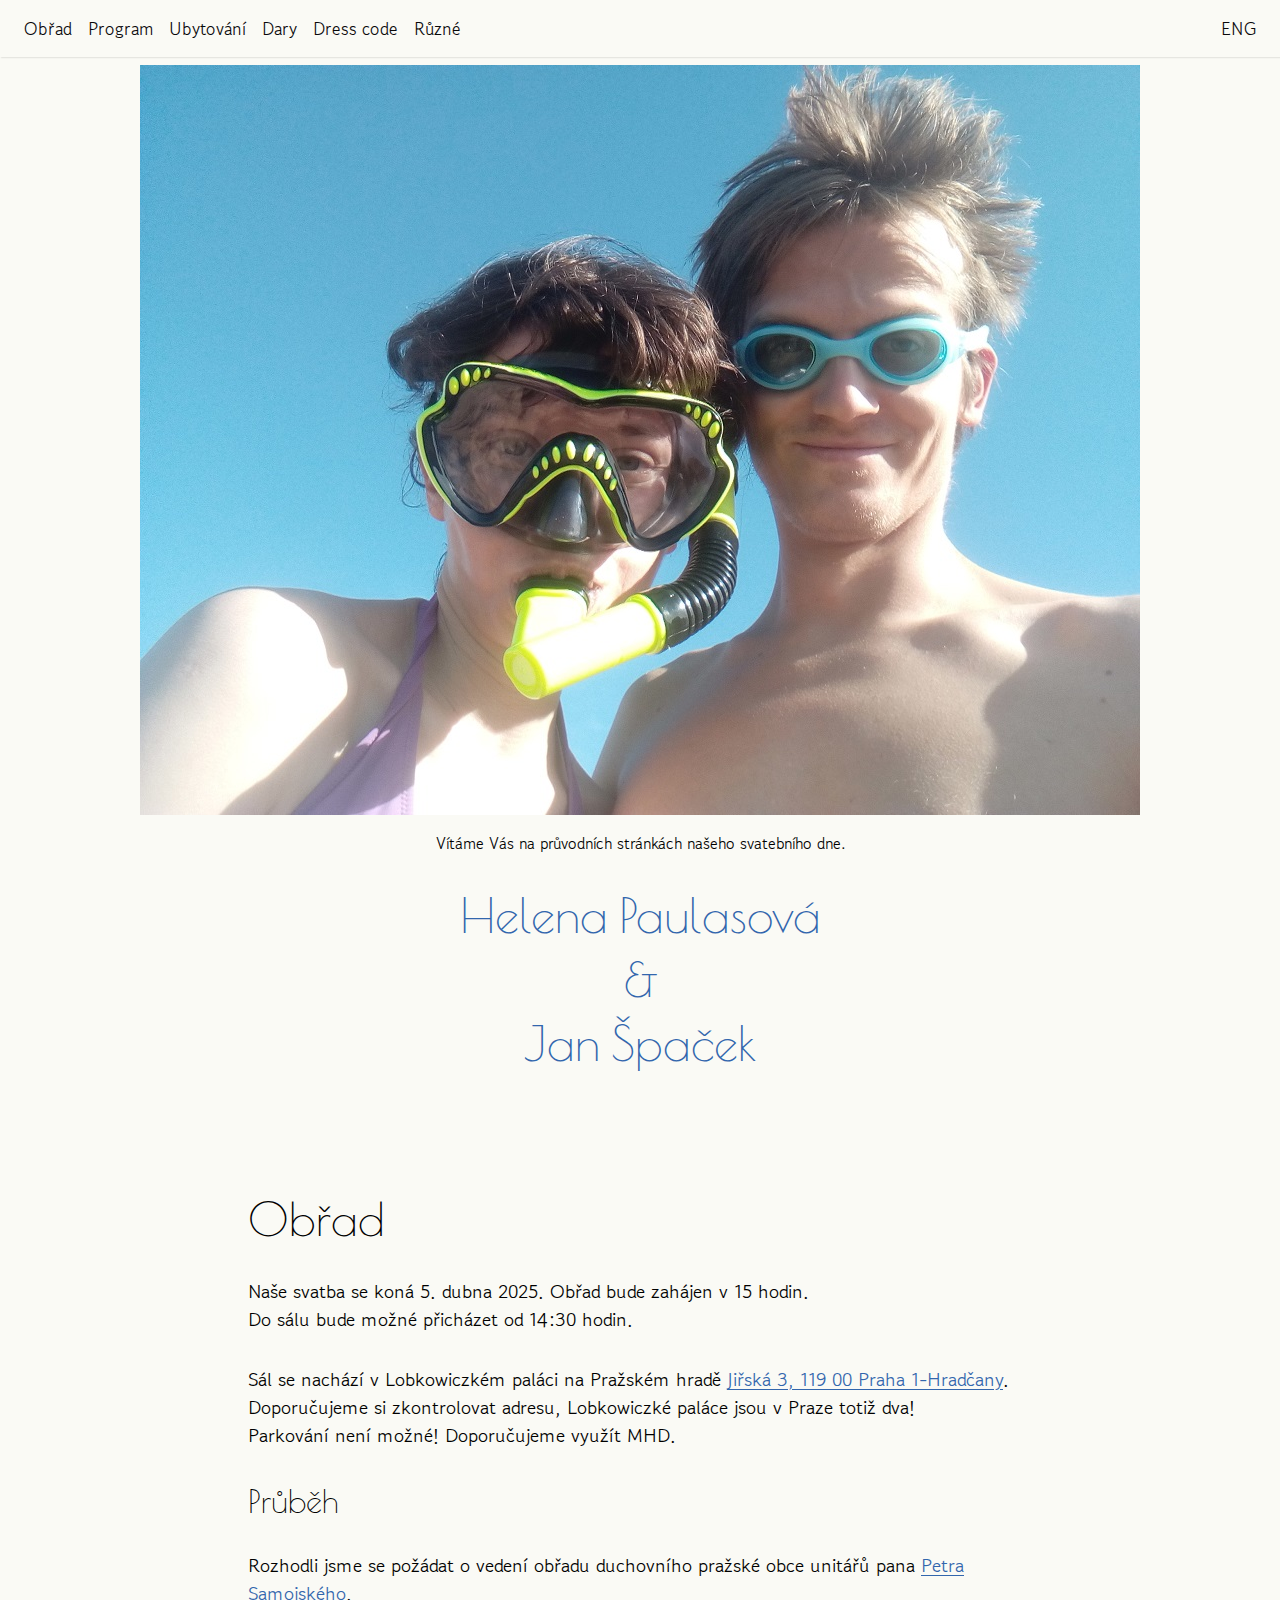
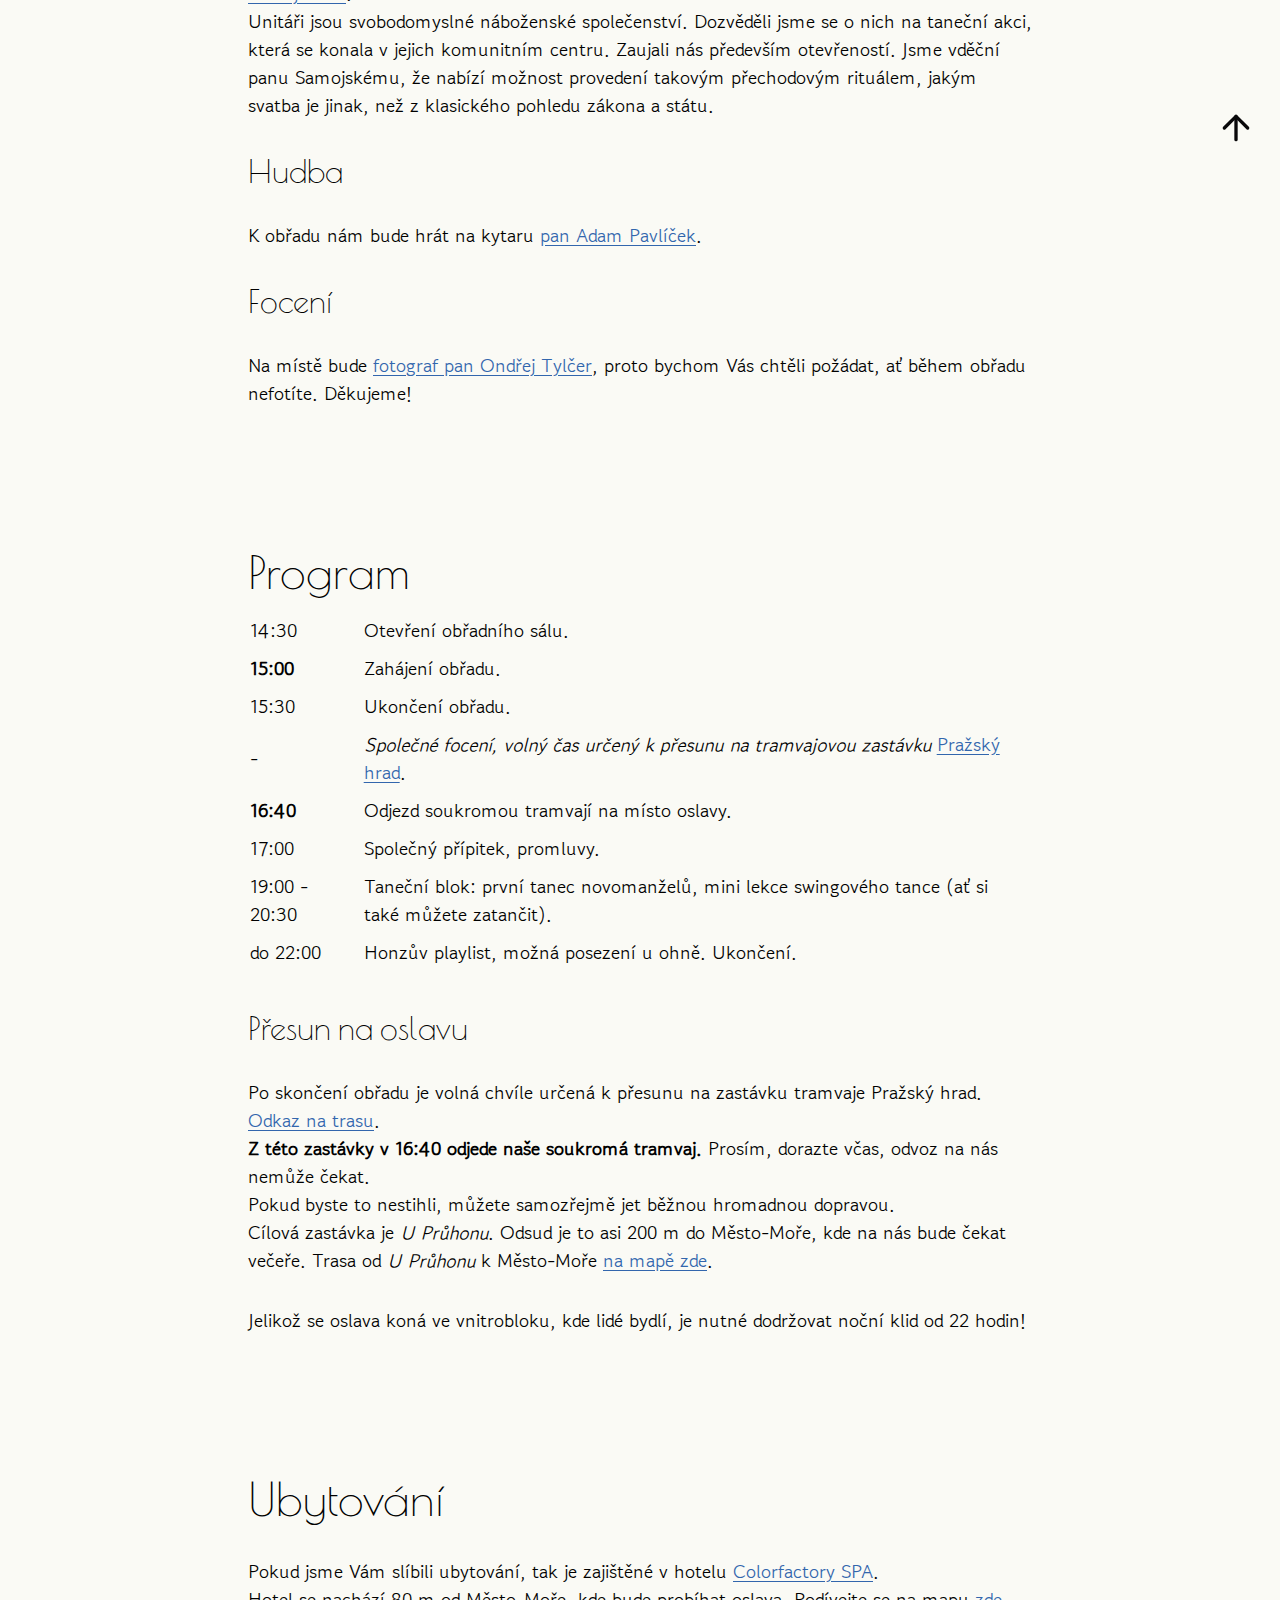
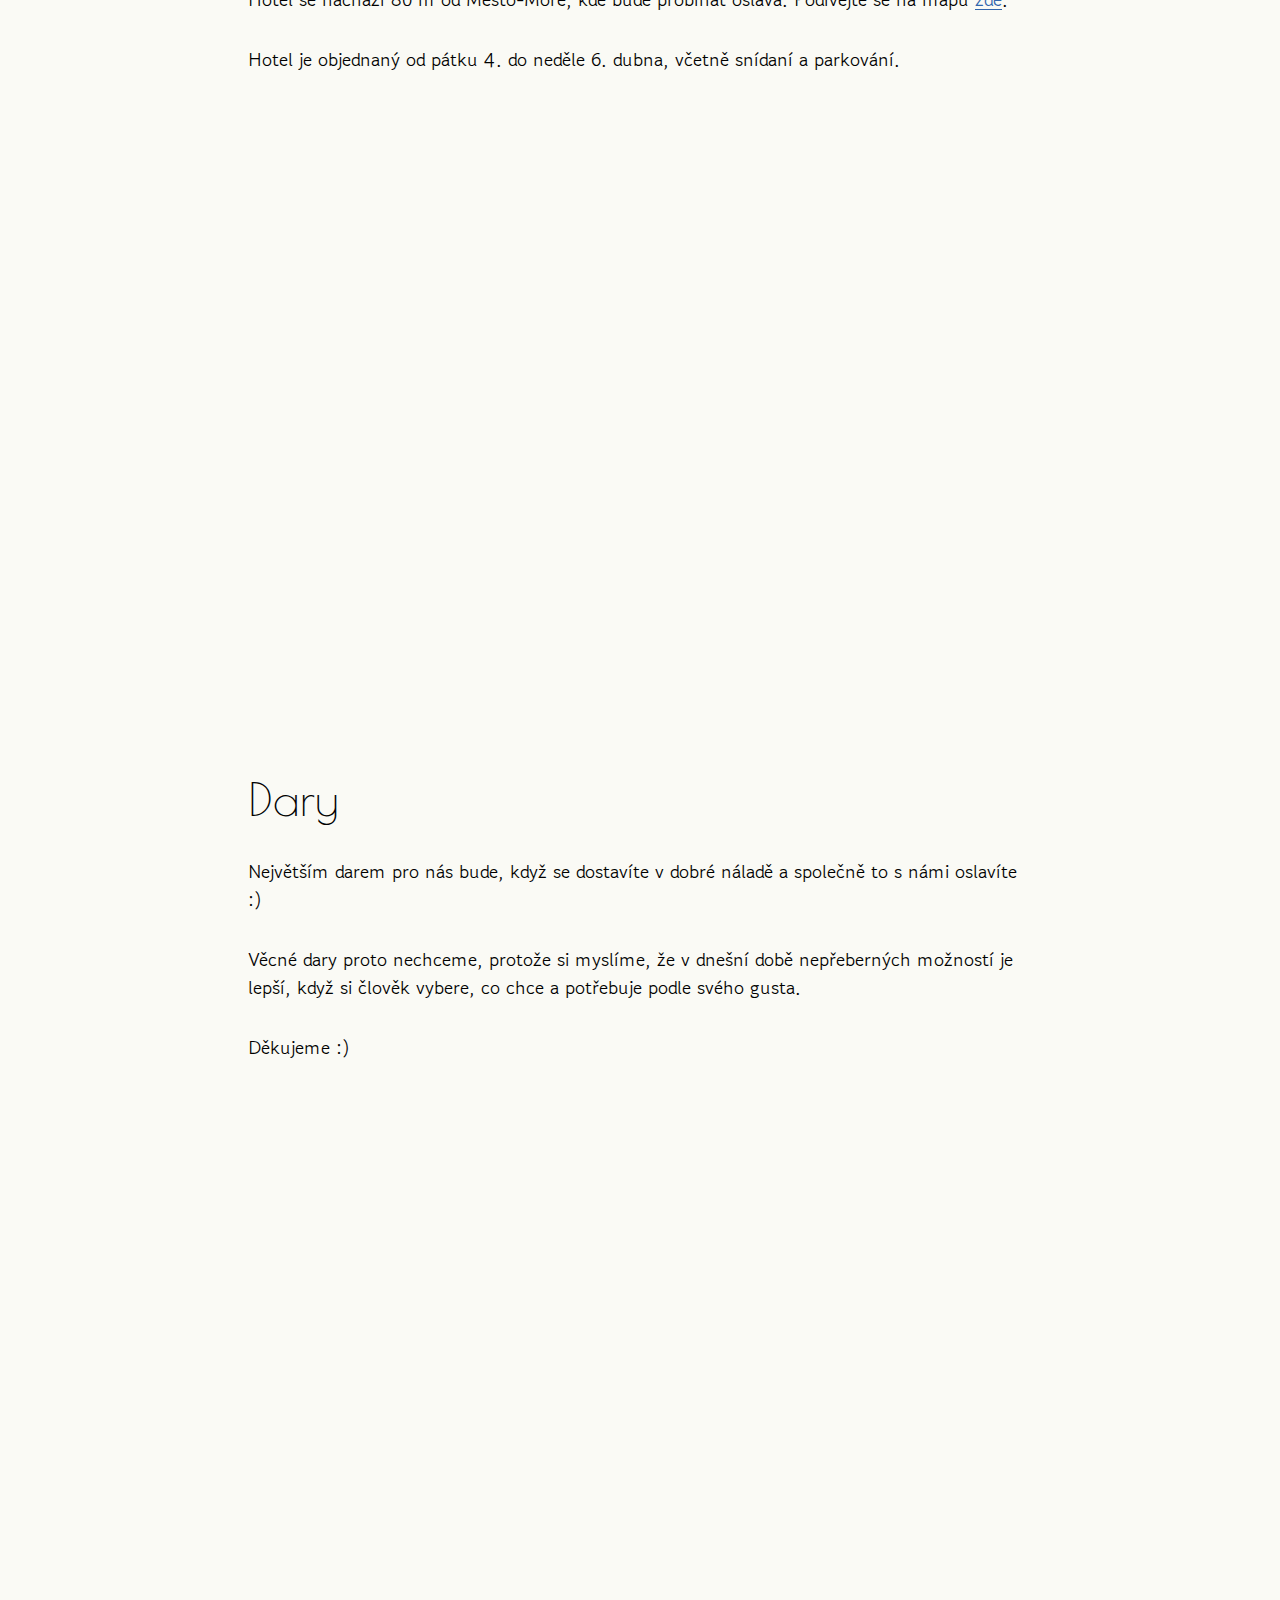
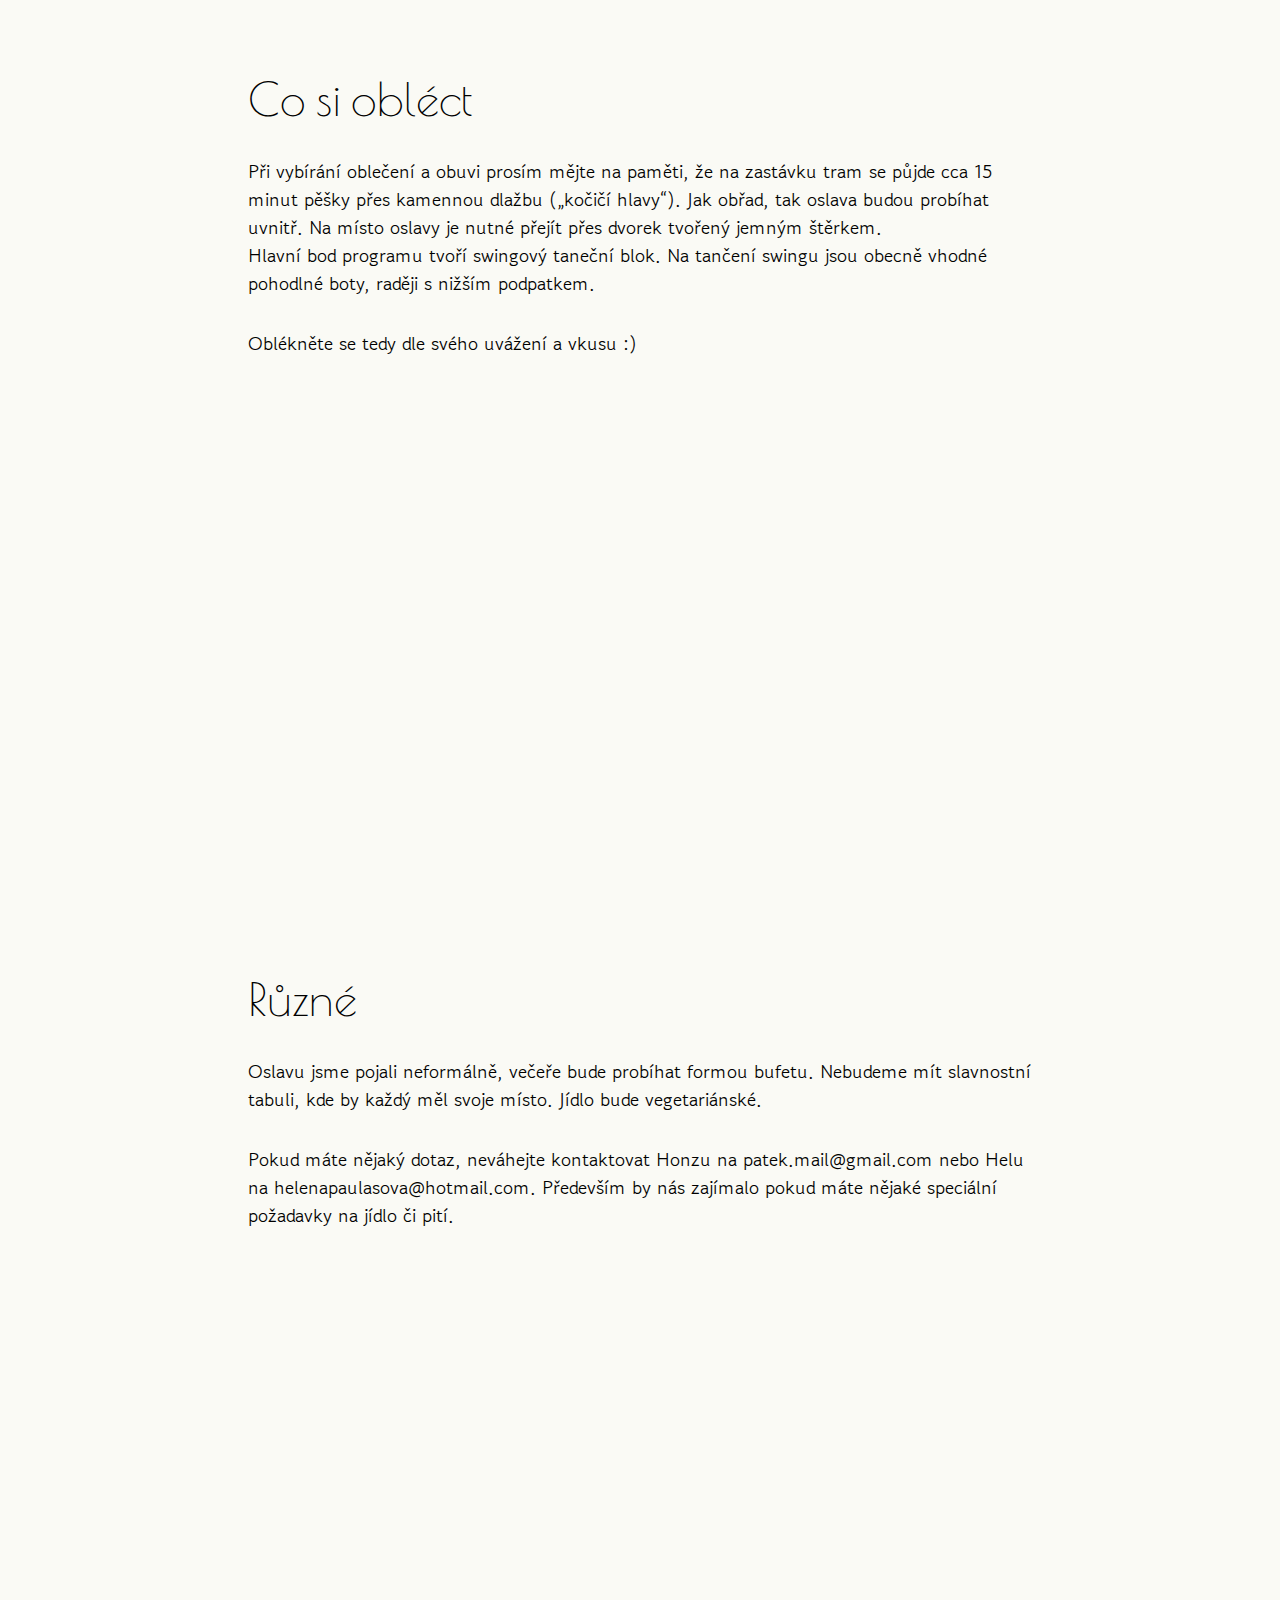
<file: index.html>
<!DOCTYPE html>
<html lang="en">
<head>
    <meta charset="UTF-8">
    <meta name="viewport" content="width=device-width, initial-scale=1.0">
    <title>Honza a Hela</title>
    <link rel="icon" type="image/svg" href="assets/favicon.svg"/>

    <link rel="preconnect" href="https://fonts.googleapis.com">
    <link rel="preconnect" href="https://fonts.gstatic.com" crossorigin>
    <link href="https://fonts.googleapis.com/css2?family=Gowun+Dodum&family=Poiret+One&display=swap" rel="stylesheet">
    <link rel="stylesheet" href="style.css" />
    <link rel="stylesheet" href="hero.css"/>
    <link rel="stylesheet" href="nav.css"/>
</head>
<body>
    <header class="gowun-dodum">
        <nav class="top-nav">
            <input type="checkbox" id="top-nav-hamburger-check" />
            <label id="top-nav-hamburger-label" for="top-nav-hamburger-check" tabindex="0">
                <svg xmlns="http://www.w3.org/2000/svg" width="20" height="20" viewBox="0 0 20 20" aria-label="Menu">
                    <rect y="4" width="20" height="2" rx="1"></rect>
                    <rect y="9" width="20" height="2" rx="1"></rect>
                    <rect y="14" width="20" height="2" rx="1"></rect>
                </svg>
                <svg xmlns="http://www.w3.org/2000/svg" width="20" height="20" viewBox="0 0 20 20" aria-label="Close">
                    <line x1="4" y1="4" x2="16" y2="16" stroke="currentColor" stroke-width="2" stroke-linecap="round"></line>
                    <line x1="16" y1="4" x2="4" y2="16" stroke="currentColor" stroke-width="2" stroke-linecap="round"></line>
                </svg>
            </label>
            <div class="top-nav-menu">
                <ul id="top-nav-collapsible">
                    <li><a href="#ceremony">Obřad</a></li>
                    <li><a href="#schedule">Program</a></li>
                    <li><a href="#accomodation">Ubytování</a></li>
                    <li><a href="#gifts">Dary</a></li>
                    <li><a href="#dress-code">Dress code</a></li>
                    <li><a href="#questions">Různé</a></li>
                </ul>
                <ul>
                    <li><a href="./eng.html">ENG</a></li>
                </ul>
            </div>
        </nav>
    </header>
    <main>


        <section id="hero">
            <div class="two-pane">
                <figure id="figure-main-photo">
                    <img src="assets/main-photo.jpg" alt="honza-hela-funny-photo" id="main-photo" />
                </figure>
                <div class="center-column info-pane">
                    <span class="gowun-dodum">Vítáme Vás na průvodních stránkách našeho svatebního dne.</span>
                    <span class="center-column info-pane-names poiret-one our-names">                        
                        <span>Helena Paulasová</span>                        
                        <span>&amp;</span>
                        <span>Jan Špaček</span>                        
                    </span>
                </div>
            </div>


        </section>
        <section id="ceremony">
            <h2>Obřad</h2>
            <p>
                Naše svatba se koná <span class="highlight">5. dubna 2025</span>. Obřad bude zahájen v 15 hodin. <br />
                Do sálu bude možné přicházet od 14:30 hodin.
            </p>
            <p>
                Sál se nachází v <span class="highlight">Lobkowiczkém paláci na Pražském hradě</span>
                <a href="https://mapy.cz/s/mabokujako" target="obrad-mapa" rel="noopener noreferrer"> Jiřská 3, 119 00 Praha 1-Hradčany</a>. Doporučujeme si zkontrolovat adresu, Lobkowiczké paláce jsou v Praze totiž dva! <br />
                Parkování není možné! Doporučujeme využít MHD.
            </p>
            <h3>Průběh</h3>
            <p>
                Rozhodli jsme se požádat o vedení obřadu duchovního pražské obce unitářů pana <a href="https://unitaria-praha.cz/sluzba-duchovnich/duchovni.html" target="duchovni-odkaz" rel="noopener noreferrer">Petra Samojského</a>. <br />
                Unitáři jsou svobodomyslné náboženské společenství. Dozvěděli jsme se o nich na taneční akci, která se konala v jejich komunitním centru. Zaujali nás především otevřeností. Jsme vděční panu Samojskému, že nabízí možnost provedení takovým přechodovým rituálem, jakým svatba je jinak, než z klasického pohledu zákona a státu.
            </p>
            <h3>Hudba</h3>
            <p>K obřadu nám bude hrát na kytaru <a href="https://www.adampavlicek.cz/" target="kytarista-odkaz" rel="noopener noreferrer">pan Adam Pavlíček</a>.</p>
            <h3>Focení</h3>
            <p>
                Na místě bude <a href="https://www.analogovasvatba.cz/" target="fotograf-odkaz" rel="noreferrer">fotograf pan Ondřej Tylčer</a>, proto bychom Vás chtěli požádat, ať během obřadu nefotíte. Děkujeme!
            </p>
        </section>
        <section id="schedule">
            <h2>Program</h2>
            <table>
                <tr>
                    <td>14:30</td>
                    <td>Otevření obřadního sálu.</td>
                </tr>
                <tr>
                    <td><b>15:00</b></td>
                    <td>Zahájení obřadu.</td>
                </tr>
                <tr>
                    <td>15:30</td>
                    <td>Ukončení obřadu.</td>
                </tr>
                <tr>
                    <td>-</td>
                    <td><em>Společné focení, volný čas určený k přesunu na tramvajovou zastávku </em> <a target="odjezd-tram-trasa" rel="noreferrer noopener" href="https://mapy.cz/s/cacoleraje"> Pražský hrad</a>.
                </tr>
                <tr>
                    <td><b>16:40</b></td>
                    <td>Odjezd soukromou tramvají na místo oslavy.</td>
                </tr>
                <tr><td>17:00</td> <td>Společný přípitek, promluvy.</td></tr>
                <tr><td>19:00 - 20:30</td><td>Taneční blok: první tanec novomanželů, mini lekce swingového tance (ať si také můžete zatančit).</td></tr>
                <tr><td>do 22:00</td> <td>Honzův playlist, možná posezení u ohně. Ukončení.</td></tr>
            </table>
            <h3>Přesun na oslavu</h3>
            <p>
                Po skončení obřadu je volná chvíle určená k přesunu na zastávku tramvaje Pražský hrad. <a target="odjezd-tram-trasa" rel="noreferrer noopener" href="https://mapy.cz/s/cacoleraje">Odkaz na trasu</a>.
                <br />
                <b>Z této zastávky v 16:40 odjede naše soukromá tramvaj.</b> Prosím, dorazte včas, odvoz na nás nemůže čekat.
                <br />
                Pokud byste to nestihli, můžete samozřejmě jet běžnou hromadnou dopravou.
                <br />
                Cílová zastávka je <em>U Průhonu</em>. Odsud je to asi 200 m do Město-Moře, kde na nás bude čekat večeře. Trasa od <em>U Průhonu</em> k Město-Moře <a href="https://en.mapy.cz/s/kugohuzohe" rel="noopener noreferrer" target="delnicka-mapa">na mapě zde</a>.
                <br />
            </p>
            <p>Jelikož se oslava koná ve vnitrobloku, kde lidé bydlí, je nutné dodržovat noční klid od 22 hodin!</p>

        </section>
        <section id="accomodation">
            <h2>Ubytování</h2>
            <p>
                Pokud jsme Vám slíbili ubytování, tak je zajištěné v hotelu <a href="https://www.hotelfactory.cz" target="hotel-odkaz" rel="noopener noreferrer">Colorfactory SPA</a>.<br />
                Hotel se nachází 80 m od Město-Moře, kde bude probíhat oslava. Podívejte se na mapu <a href="https://mapy.cz/s/derotupuka" target="hotel-mapa-odkaz" rel="noopener noreferrer">zde</a>.<br />
            </p>
            <p>
                Hotel je objednaný od pátku 4. do neděle 6. dubna, včetně snídaní a parkování.
            </p>

        </section>
        <section id="gifts">
            <h2>Dary</h2>
            <p>
                Největším darem pro nás bude, když se dostavíte v dobré náladě a společně to s námi oslavíte :)
            </p>
            <p>
                Věcné dary proto nechceme, protože si myslíme, že v dnešní době nepřeberných možností je lepší, když si člověk vybere, co chce a potřebuje podle svého gusta.
            </p>
            <p>
                Děkujeme :)
            </p>

        </section>
        <section id="dress-code">
            <h2>Co si obléct</h2>
            <p>
                Při vybírání oblečení a obuvi prosím mějte na paměti, že na zastávku tram se půjde cca 15 minut pěšky přes kamennou dlažbu („kočičí hlavy“).
                Jak obřad, tak oslava budou probíhat uvnitř. Na místo oslavy je nutné přejít přes dvorek tvořený jemným štěrkem.
                <br />
                Hlavní bod programu tvoří swingový taneční blok. Na tančení swingu jsou obecně vhodné pohodlné boty, raději s nižším podpatkem.
            </p>
            <p>
                Oblékněte se tedy dle svého uvážení a vkusu :)
            </p>

        </section>
        <section id="questions">
            <h2 class="font-title">Různé</h2>
            <p>
                Oslavu jsme pojali neformálně, večeře bude probíhat formou bufetu. Nebudeme mít slavnostní tabuli, kde by každý měl svoje místo.                
                Jídlo bude vegetariánské.
            </p>                       
            <p>
                Pokud máte nějaký dotaz, neváhejte kontaktovat Honzu na patek.mail@gmail.com nebo Helu na helenapaulasova@hotmail.com.
                Především by nás zajímalo pokud máte nějaké speciální požadavky na jídlo či pití.
            </p>
        </section>
    </main>
    <a href="#" class="scroll-top" title="Back to top">
        <svg xmlns="http://www.w3.org/2000/svg" width="40" height="40" viewBox="0 0 24 24" fill="none" stroke="currentColor" stroke-width="2" stroke-linecap="round" stroke-linejoin="round">
            <path d="M12 19V5"></path>
            <path d="M5 12l7-7 7 7"></path>
        </svg>
    </a>
</body>
</html>
</file>
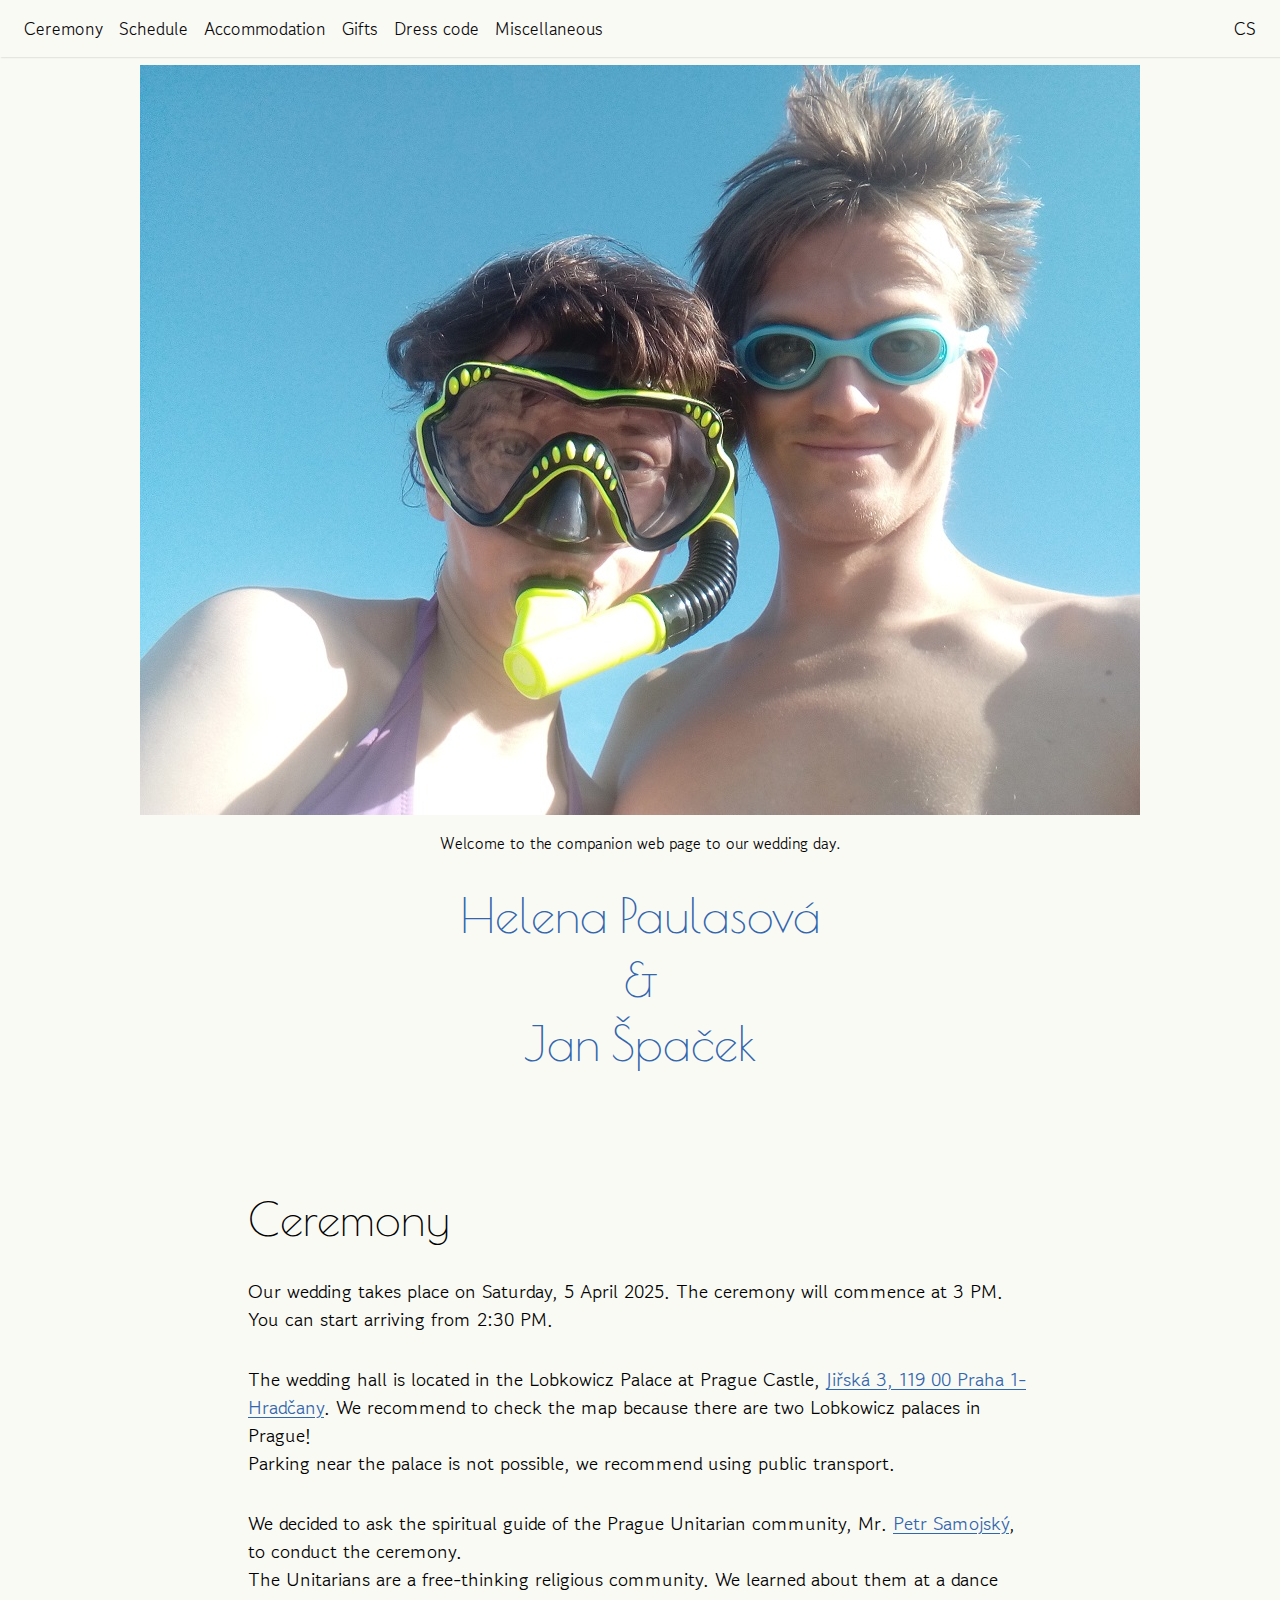
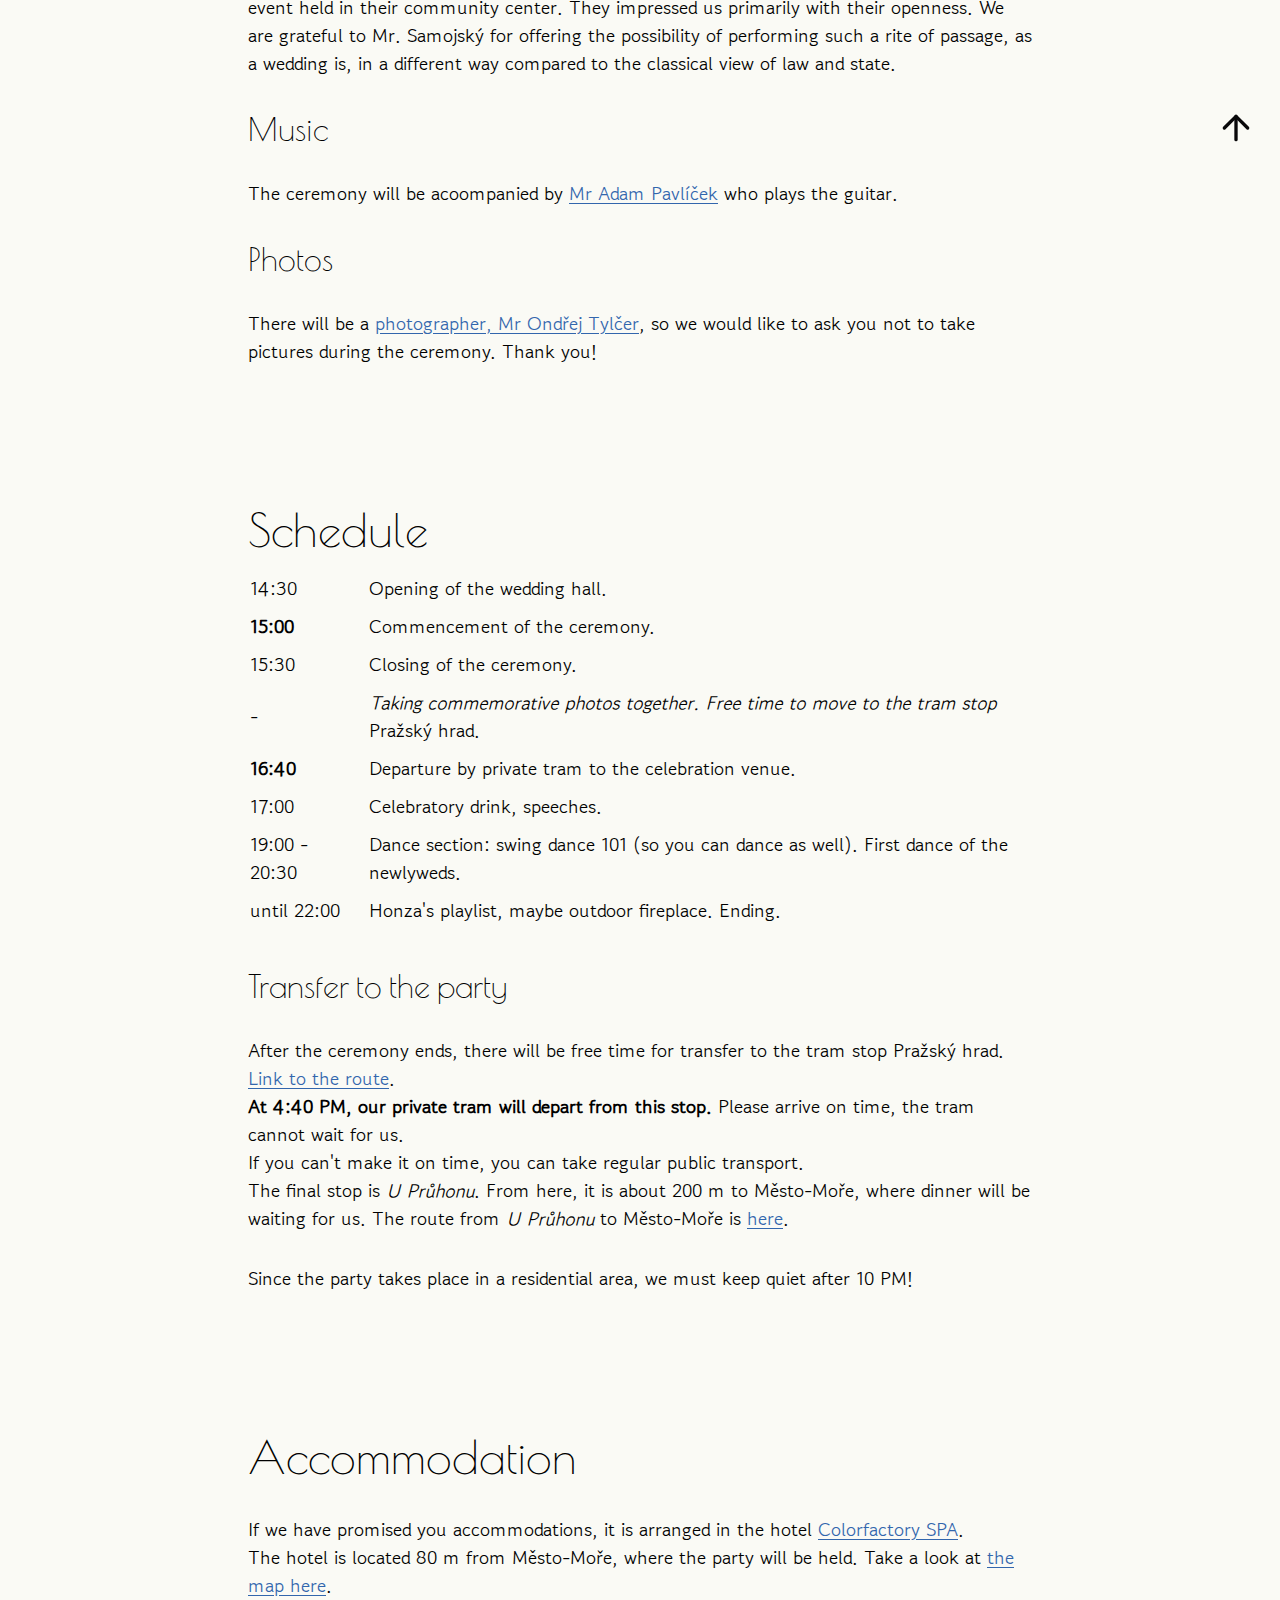
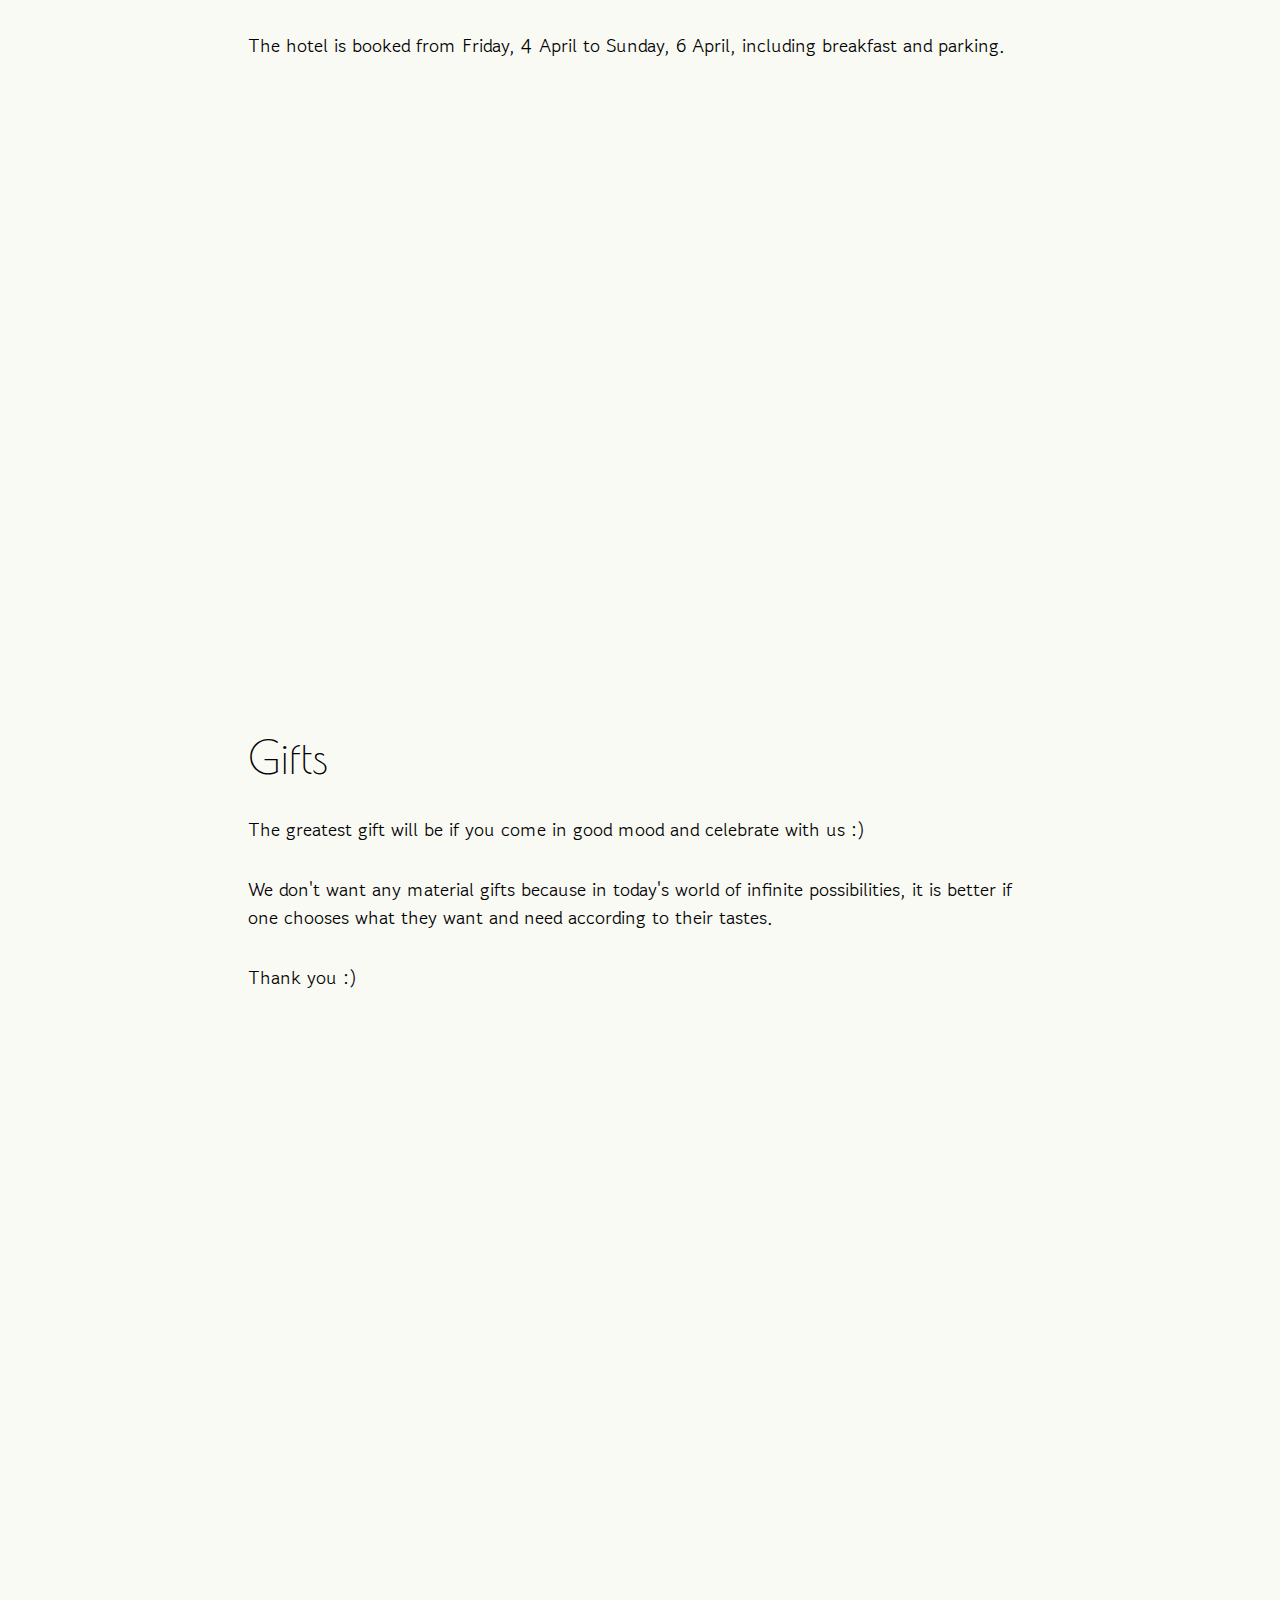
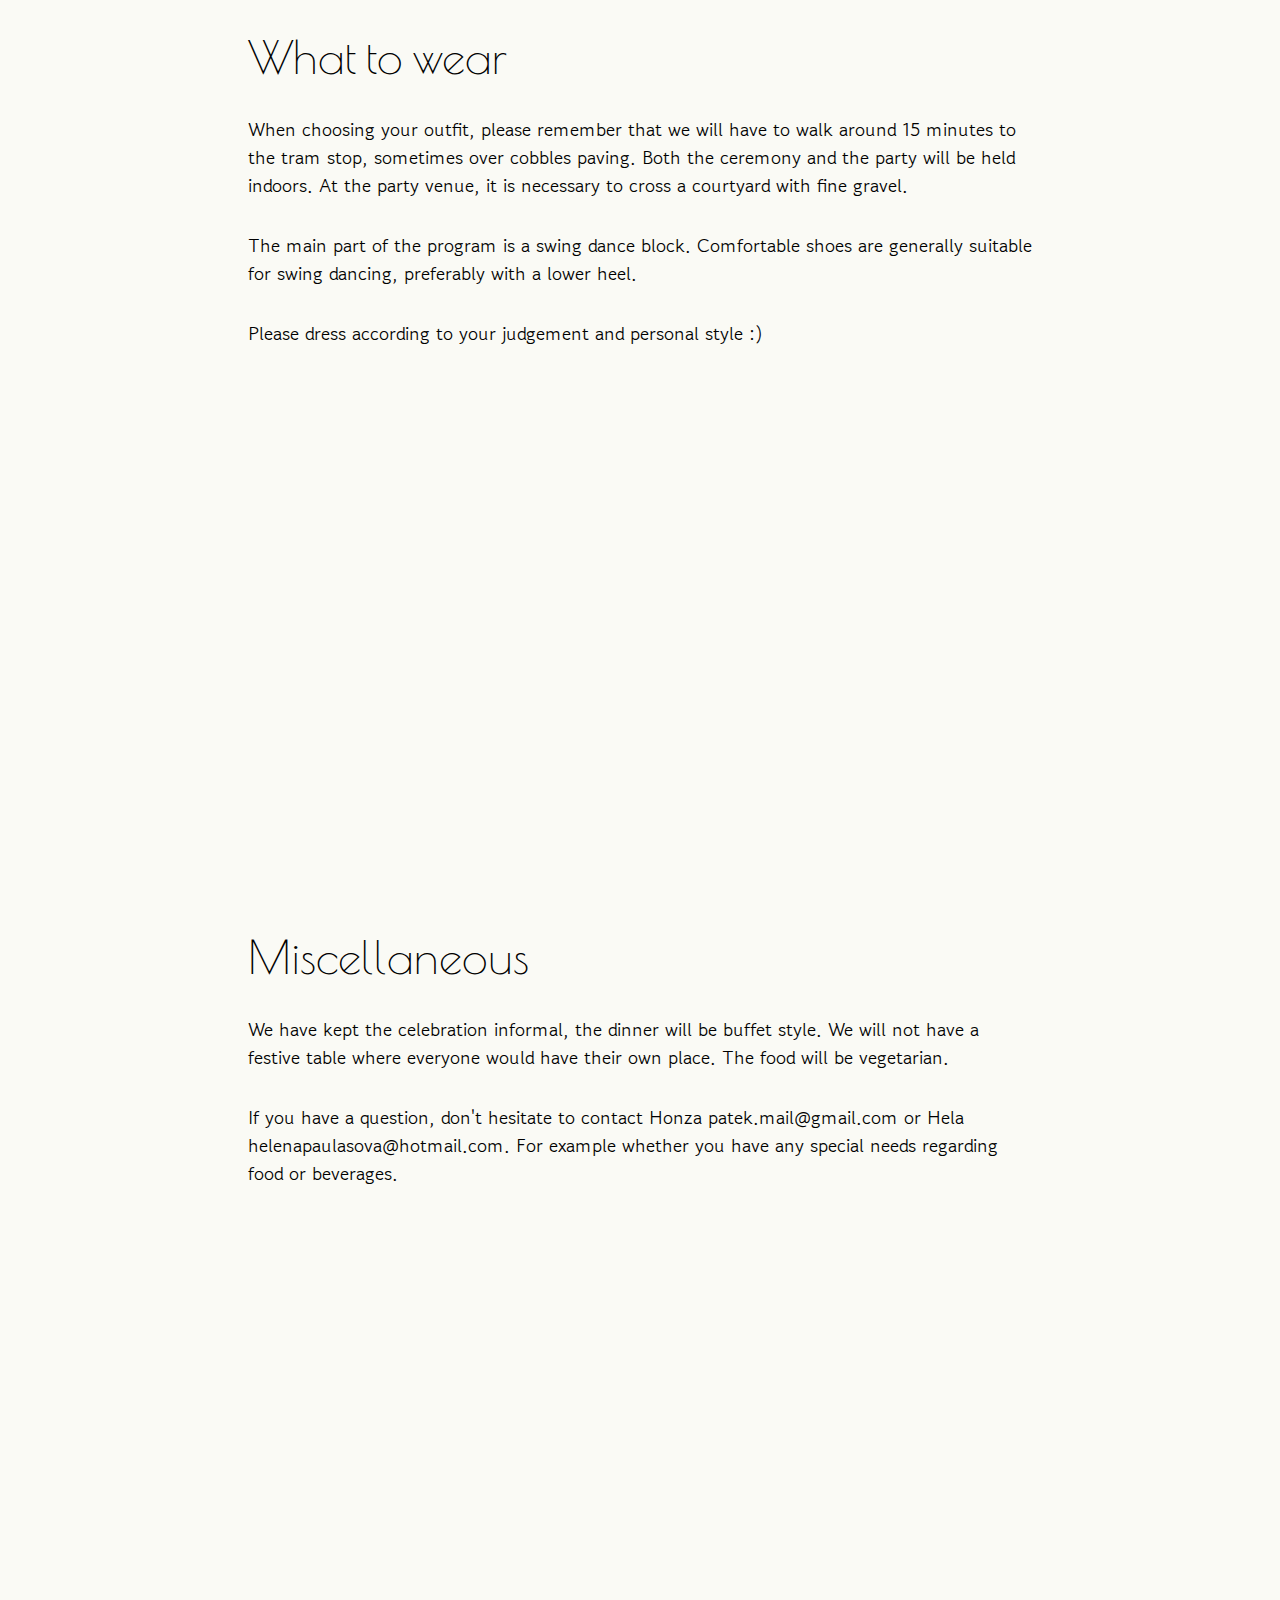
<file: eng.html>
﻿<!DOCTYPE html>
<html lang="en">
<head>
    <meta charset="UTF-8">
    <meta name="viewport" content="width=device-width, initial-scale=1.0">
    <title>Honza and Hela</title>
    <link rel="icon" type="image/svg" href="assets/favicon.svg" />

    <link rel="preconnect" href="https://fonts.googleapis.com">
    <link rel="preconnect" href="https://fonts.gstatic.com" crossorigin>
    <link href="https://fonts.googleapis.com/css2?family=Gowun+Dodum&family=Poiret+One&display=swap" rel="stylesheet">
    <link rel="stylesheet" href="style.css" />
    <link rel="stylesheet" href="hero.css" />
    <link rel="stylesheet" href="nav.css" />
</head>
<body>
    <header class="gowun-dodum">
        <nav class="top-nav">
            <input type="checkbox" id="top-nav-hamburger-check" />
            <label id="top-nav-hamburger-label" for="top-nav-hamburger-check" tabindex="0">
                <svg xmlns="http://www.w3.org/2000/svg" width="20" height="20" viewBox="0 0 20 20" aria-label="Menu">
                    <rect y="4" width="20" height="2" rx="1"></rect>
                    <rect y="9" width="20" height="2" rx="1"></rect>
                    <rect y="14" width="20" height="2" rx="1"></rect>
                </svg>
                <svg xmlns="http://www.w3.org/2000/svg" width="20" height="20" viewBox="0 0 20 20" aria-label="Close">
                    <line x1="4" y1="4" x2="16" y2="16" stroke="currentColor" stroke-width="2" stroke-linecap="round"></line>
                    <line x1="16" y1="4" x2="4" y2="16" stroke="currentColor" stroke-width="2" stroke-linecap="round"></line>
                </svg>
            </label>
            <div class="top-nav-menu">
                <ul id="top-nav-collapsible">
                    <li><a href="#ceremony">Ceremony</a></li>
                    <li><a href="#schedule">Schedule</a></li>
                    <li><a href="#accommodation">Accommodation</a></li>
                    <li><a href="#gifts">Gifts</a></li>
                    <li><a href="#dress-code">Dress code</a></li>
                    <li><a href="#questions">Miscellaneous</a></li>
                </ul>
                <ul>
                    <li><a href="./index.html">CS</a></li>
                </ul>
            </div>
        </nav>
    </header>
    <main>

        <section id="hero">
            <div class="two-pane">
                <figure id="figure-main-photo">
                    <img src="assets/main-photo.jpg" alt="honza-hela-funny-photo" id="main-photo" />
                </figure>
                <div class="center-column info-pane">
                    <span class="gowun-dodum">Welcome to the companion web page to our wedding day.</span>
                    <span class="center-column info-pane-names poiret-one our-names">
                        <span>Helena Paulasová</span>
                        <span>&amp;</span>
                        <span>Jan Špaček</span>
                    </span>

                </div>
            </div>


        </section>
        <section id="ceremony">
            <h2>Ceremony</h2>
            <p>
                Our wedding takes place on <span class="highlight">Saturday, 5 April 2025</span>. The ceremony will commence at 3 PM.
                <br />
                You can start arriving from 2:30 PM.
            </p>
            <p>
                The wedding hall is located in the <span class="highlight">Lobkowicz Palace at Prague Castle,</span>
                <a href="https://en.mapy.cz/s/macudaguhe" target="obrad-mapa" rel="noopener noreferrer">Jiřská 3, 119 00 Praha 1-Hradčany</a>. We recommend to check the map because there are two Lobkowicz palaces in Prague!<br />
                Parking near the palace is not possible, we recommend using public transport.
            </p>

            <p>
                We decided to ask the spiritual guide of the Prague Unitarian community, Mr. <a href="https://unitaria-praha.cz/sluzba-duchovnich/duchovni.html" target="duchovni-odkaz" rel="noopener noreferrer">Petr Samojský</a>, to conduct the ceremony. <br />
                The Unitarians are a free-thinking religious community. We learned about them at a dance event held in their community center. They impressed us primarily with their openness.
                We are grateful to Mr. Samojský for offering the possibility of performing such a rite of passage, as a wedding is, in a different way compared to the classical view of law and state.
            </p>
            <h3>Music</h3>
            <p>The ceremony will be acoompanied by <a href="https://www.adampavlicek.cz/en" target="kytarista-odkaz" rel="noopener noreferrer">Mr Adam Pavlíček</a> who plays the guitar.</p>
            <h3>Photos</h3>
            <p>
                There will be a <a href="https://www.analogovasvatba.cz/" target="fotograf-odkaz" rel="noreferrer">photographer, Mr Ondřej Tylčer</a>, so we would like to ask you not to take pictures during the ceremony. Thank you!
            </p>
        </section>
        <section id="schedule">
            <h2>Schedule</h2>
            <table>
                <tr>
                    <td>14:30</td>
                    <td>Opening of the wedding hall.</td>
                </tr>
                <tr>
                    <td><b>15:00</b></td>
                    <td>Commencement of the ceremony.</td>
                </tr>
                <tr>
                    <td>15:30</td>
                    <td>Closing of the ceremony.</td>
                </tr>
                <tr>
                    <td>-</td>
                    <td><em>Taking commemorative photos together. Free time to move to the tram stop </em> Pražský hrad.</td>
                </tr>
                <tr>
                    <td><b>16:40</b></td>
                    <td>Departure by private tram to the celebration venue.</td>
                </tr>
                <tr><td>17:00</td> <td>Celebratory drink, speeches.</td></tr>
                <tr><td>19:00 - 20:30</td><td>Dance section: swing dance 101 (so you can dance as well). First dance of the newlyweds.</td></tr>
                <tr><td>until 22:00</td> <td>Honza&apos;s playlist, maybe outdoor fireplace. Ending.</td></tr>
            </table>
            <h3>Transfer to the party</h3>
            <p>
                After the ceremony ends, there will be free time for transfer to the tram stop Pražský hrad. <a target="odjezd-tram-trasa" rel="noreferrer noopener" href="https://mapy.cz/s/cacoleraje">Link to the route</a>.
                <br />
                <b>At 4:40 PM, our private tram will depart from this stop.</b> Please arrive on time, the tram cannot wait for us.
                <br />
                If you can&apos;t make it on time, you can take regular public transport.
                <br />
                The final stop is <em>U Průhonu</em>. From here, it is about 200 m to Město-Moře, where dinner will be waiting for us. The route from  <em>U Průhonu</em> to Město-Moře is <a href="https://en.mapy.cz/s/kugohuzohe" rel="noopener noreferrer" target="delnicka-mapa">here</a>.
                <br />
            </p>
            <p>
                Since the party takes place in a residential area, we must keep quiet after 10 PM!
            </p>

        </section>
        <section id="accommodation">
            <h2>Accommodation</h2>
            <p>
                If we have promised you accommodations, it is arranged in the hotel <a href="https://www.hotelfactory.cz" target="hotel-odkaz" rel="noopener noreferrer">Colorfactory SPA</a>.<br />
                The hotel is located 80 m from Město-Moře, where the party will be held. Take a look at <a href="https://mapy.cz/s/derotupuka" target="hotel-mapa-odkaz" rel="noopener noreferrer">the map here</a>.<br />
            </p>
            <p>
                The hotel is booked from Friday, 4 April to Sunday, 6 April, including breakfast and parking.
            </p>

        </section>
        <section id="gifts">
            <h2>Gifts</h2>
            <p>
                The greatest gift will be if you come in good mood and celebrate with us :)
            </p>
            <p>
                We don&apos;t want any material gifts because in today&apos;s world of infinite possibilities, it is better if one chooses what they want and need according to their tastes.
            </p>
            <p>
                Thank you :)
            </p>

        </section>
        <section id="dress-code">
            <h2>What to wear</h2>
            <p>
                When choosing your outfit, please remember that we will have to walk around 15 minutes to the tram stop, sometimes over cobbles paving. Both the ceremony and the party will be held indoors.
                At the party venue, it is necessary to cross a courtyard with fine gravel.
            </p>            
            <p>
                The main part of the program is a swing dance block. Comfortable shoes are generally suitable for swing dancing, preferably with a lower heel.
            </p>
            <p>
                Please dress according to your judgement and personal style :)
            </p>

        </section>
        <section id="questions">
            <h2 class="font-title">Miscellaneous</h2>
            <p>
                We have kept the celebration informal, the dinner will be buffet style. We will not have a festive table where everyone would have their own place.
                The food will be vegetarian.
            </p>
            <p>
                If you have a question, don&apos;t hesitate to contact Honza patek.mail@gmail.com or Hela helenapaulasova@hotmail.com.
                For example whether you have any special needs regarding food or beverages.
            </p>
        </section>
    </main>    
    <a href="#" class="scroll-top" title="Back to top">
        <svg xmlns="http://www.w3.org/2000/svg" width="40" height="40" viewBox="0 0 24 24" fill="none" stroke="currentColor" stroke-width="2" stroke-linecap="round" stroke-linejoin="round">
            <path d="M12 19V5"></path>
            <path d="M5 12l7-7 7 7"></path>
        </svg>
    </a>   
    
</body>
</html>
</file>
<file: style.css>
﻿:root {
    --black: #09080a;
    --blue: #3266ad;
    --white: #FAFAF5;
    --red: #db4f2b;
}

html {
    scroll-behavior: smooth;
}

* {
    margin: 0;
    padding: 0;
}

body {
    font-family: "Gowun Dodum", serif;
    background-color: var(--white);
}

    body a {
        color: var(--blue);
    }

        body a:active, a:focus, a:hover {
            color: var(--red);
        }


section {
    min-height: 100vh;
    box-sizing: border-box;
    padding: 0.5rem;
    margin: 0 auto;
}

    section:not(:nth-child(1)) {
        padding-top: 5rem;
    }

@media screen and (min-width: 1062px) {
    section:not(:nth-child(1)) {
        max-width: 50rem;
        
    }
}

h1, h2, h3, .our-names {
    font-family: "Poiret One", serif;
}

.our-names {
    color: var(--blue);
}

    .our-names > span {
        text-align: center;
    }

h2 {
    font-size: 2.9rem;
    font-weight: 500;
    font-style: normal;
}

h3 {
    font-weight: 400;
    font-style: normal;
    font-size: 2rem;
}


h2, h3, p {
    margin-top: 2rem;
    margin-bottom: 1rem;
}

p, table {
    font-size: 1.2rem;
}

td {
    padding: 0 1rem 0.5rem 0;
}

    td:nth-child(2) {
        text-align: left;
    }



.center-column {
    display: flex;
    flex-direction: column;
    align-items: center;
}

.email {    
    background-color: #fff;
    padding: 0 0.2rem;
}

.scroll-top {
    position: sticky;
    bottom: 1rem;
    right: 1rem;
    margin-left: auto;
    display: block;
    width: fit-content;
    padding: 0.5rem;    
    margin-top: calc(100vh + 50rem);
    color: var(--black);
}
</file>
<file: hero.css>
﻿/* styles specific to the hero section */

#figure-main-photo {
   
}

@media screen and (max-width: 1000px) {
    #figure-main-photo {
        width: 100%;
        height: 100%;
    }
}

#main-photo {
    height: auto;
    display: block;
    width: 100%;
}

.our-names {
    font-size: 3rem;
}

.two-pane {
    display: flex;
    align-items: center;
    justify-content: center;
    column-gap: 10rem;
}

.info-pane {
    gap: 2rem;
}

.info-pane-names {
    gap: 0.5rem;
}

@media screen and (max-width: 1450px) {
    .two-pane {
        flex-direction: column;
        row-gap: 1rem;
    }
}
</file>
<file: nav.css>
﻿/*styles specific to navigation */
:root {
    --blue: #3266ad;
    --black: #09080a;
    --white: #FAFAF5;
}

header {
    position: sticky;
    top: 0;
    background-color: var(--white);
    z-index: 1;
    color: var(--black);
    font-style: normal;
    font-weight: 500;
    font-size: 1.1rem;
}

    header a {
        color: var(--black);
    }

    header a:link {
        text-decoration: none;
    }

    header a:hover, a:active, a:focus {
        text-decoration: underline;
        text-decoration-thickness: 0.2rem;
        text-decoration-color: var(--blue);
        color: var(--black);
    }   


.top-nav-menu {
    display: flex;
    align-items: center;
    width: 100%;
    justify-content: space-between;
}

.top-nav {
    box-shadow: 1px 1px 1.2px rgba(0, 0, 0, 0.1);
    display: flex;
    justify-content: space-between;
    align-items: center;
    padding: 0 1rem 0 1rem;
}

    .top-nav input[type="checkbox"],
    #top-nav-hamburger-label {
        display: none;
    }

#top-nav-collapsible li a {
    /*    color: var(--black);*/
}

.top-nav ul {
    list-style-type: none;
    display: flex;
    align-items: center;
}

    .top-nav ul li {
        padding: 1rem 0.5rem;
    }


@media screen and (max-width: 1062px) {
    /*if the checkbox is not marked, the menu is not displayed */
    .top-nav input[type="checkbox"]:not(:checked) ~ .top-nav-menu #top-nav-collapsible {
        display: none;
    }

    .top-nav input[type="checkbox"]:not(:checked) ~ #top-nav-hamburger-label > :last-child {
        display: none;
    }

    .top-nav input[type="checkbox"]:checked ~ #top-nav-hamburger-label > :first-child {
        display: none;
    }



    .top-nav {
        flex-direction: column;
        padding: 1rem 0;
    }

    .top-nav-menu {
        flex-direction: column;
    }




    #top-nav-hamburger-label {
        display: block;
        padding: 0;
        cursor: pointer;
    }

    .top-nav ul li {
        padding: 0;
    }

    .top-nav .font-title li {
        padding: 0;
    }

    #top-nav-collapsible {
        flex-direction: column;
    }

        #top-nav-collapsible li {
            padding-top: 0.3rem;
        }
}


@media screen and (min-width: 2000px) {
    .top-nav-menu {
        flex-direction: column;
        justify-content: center;
    }
}
</file>
